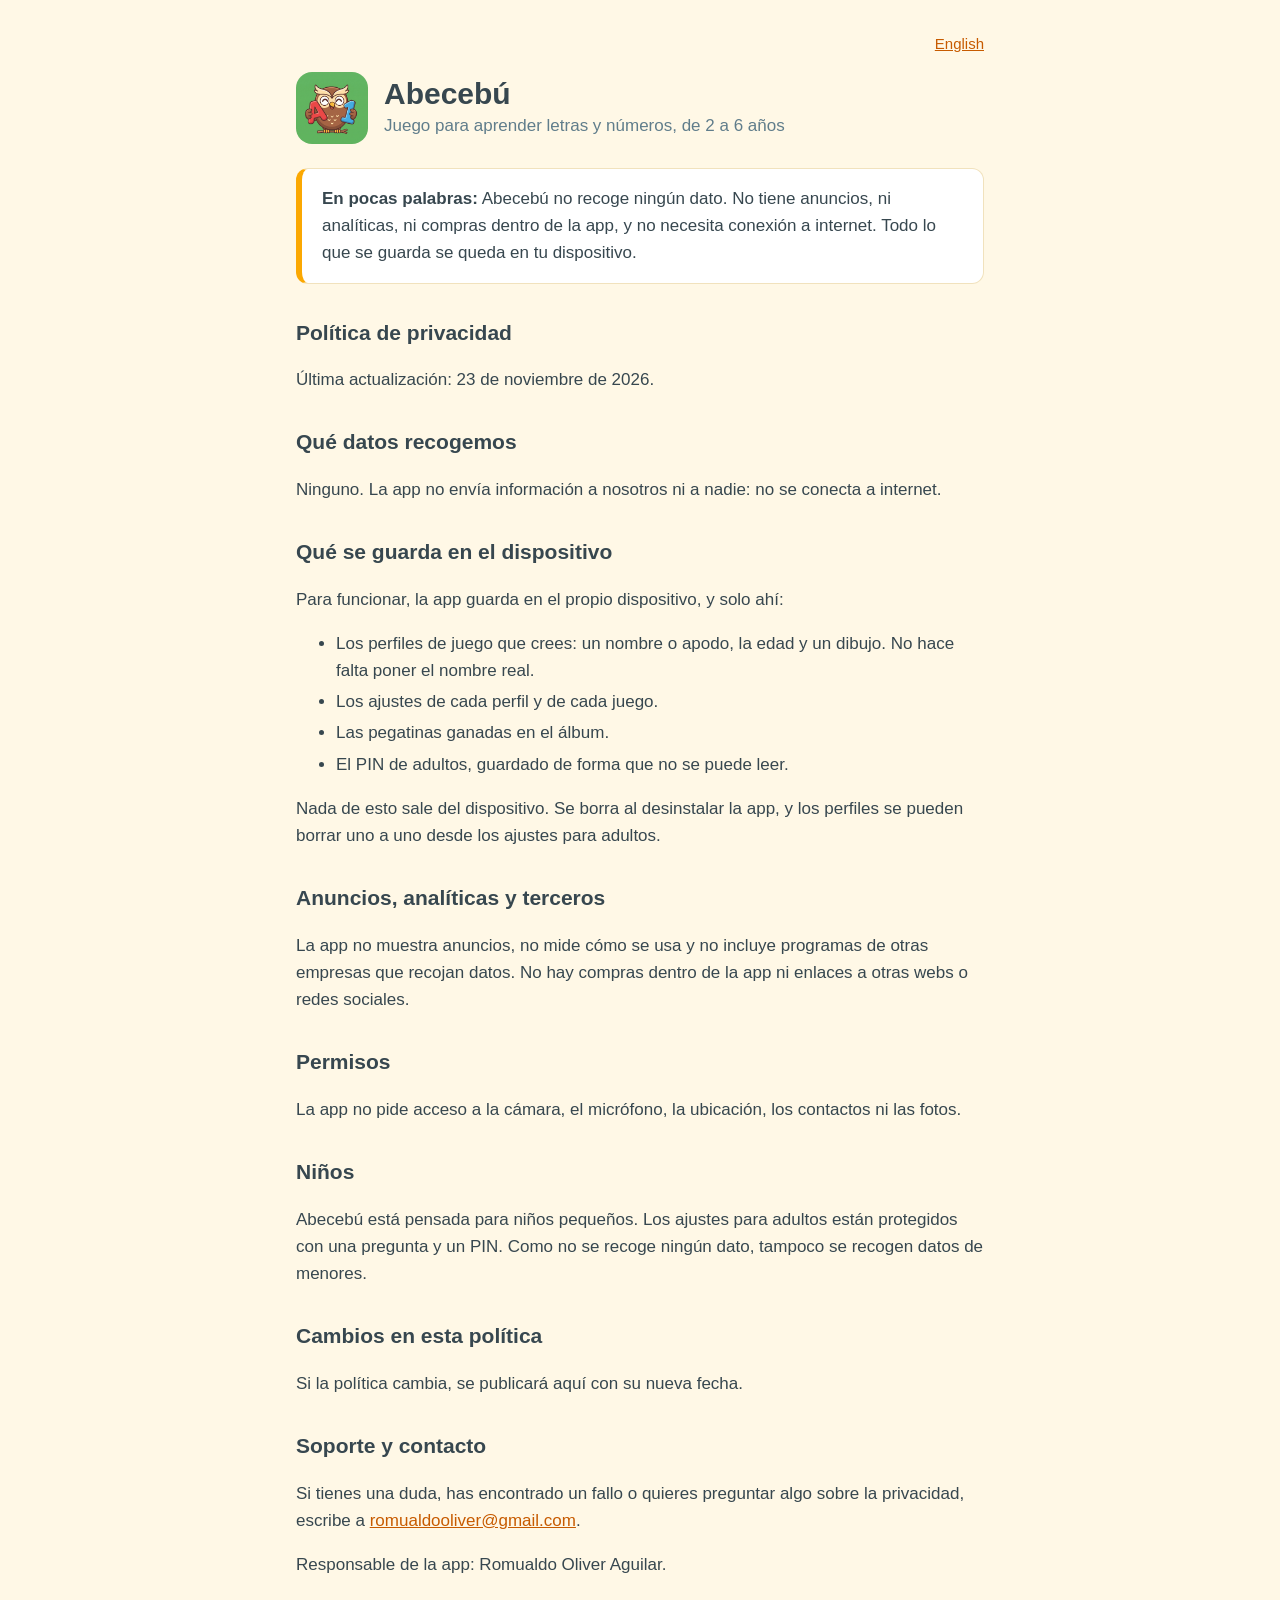
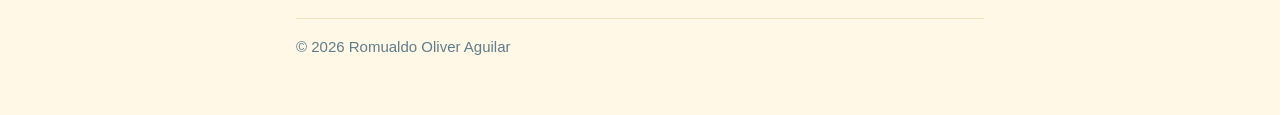
<file: index.html>
<!doctype html>
<html lang="es">
<head>
<meta charset="utf-8">
<meta name="viewport" content="width=device-width, initial-scale=1">
<title>Abecebú: privacidad y soporte</title>
<meta name="description" content="Política de privacidad y soporte de Abecebú, el juego para aprender letras y números.">
<link rel="icon" href="icono.png">
<link rel="stylesheet" href="estilo.css">
</head>
<body>
<main>
<p class="idioma"><a href="en.html" lang="en">English</a></p>
<header>
  <img src="icono.png" alt="Icono de Abecebú: un búho con la letra A y el número 1">
  <div>
    <h1>Abecebú</h1>
    <p>Juego para aprender letras y números, de 2 a 6 años</p>
  </div>
</header>

<div class="resumen">
  <p><strong>En pocas palabras:</strong> Abecebú no recoge ningún dato. No tiene anuncios, ni
  analíticas, ni compras dentro de la app, y no necesita conexión a internet. Todo lo que se
  guarda se queda en tu dispositivo.</p>
</div>

<h2 id="privacidad">Política de privacidad</h2>
<p>Última actualización: 23 de noviembre de 2026.</p>

<h2>Qué datos recogemos</h2>
<p>Ninguno. La app no envía información a nosotros ni a nadie: no se conecta a internet.</p>

<h2>Qué se guarda en el dispositivo</h2>
<p>Para funcionar, la app guarda en el propio dispositivo, y solo ahí:</p>
<ul>
  <li>Los perfiles de juego que crees: un nombre o apodo, la edad y un dibujo. No hace falta
  poner el nombre real.</li>
  <li>Los ajustes de cada perfil y de cada juego.</li>
  <li>Las pegatinas ganadas en el álbum.</li>
  <li>El PIN de adultos, guardado de forma que no se puede leer.</li>
</ul>
<p>Nada de esto sale del dispositivo. Se borra al desinstalar la app, y los perfiles se pueden
borrar uno a uno desde los ajustes para adultos.</p>

<h2>Anuncios, analíticas y terceros</h2>
<p>La app no muestra anuncios, no mide cómo se usa y no incluye programas de otras empresas que
recojan datos. No hay compras dentro de la app ni enlaces a otras webs o redes sociales.</p>

<h2>Permisos</h2>
<p>La app no pide acceso a la cámara, el micrófono, la ubicación, los contactos ni las fotos.</p>

<h2>Niños</h2>
<p>Abecebú está pensada para niños pequeños. Los ajustes para adultos están protegidos con una
pregunta y un PIN. Como no se recoge ningún dato, tampoco se recogen datos de menores.</p>

<h2>Cambios en esta política</h2>
<p>Si la política cambia, se publicará aquí con su nueva fecha.</p>

<h2 id="soporte">Soporte y contacto</h2>
<p>Si tienes una duda, has encontrado un fallo o quieres preguntar algo sobre la privacidad,
escribe a <a href="mailto:romualdooliver@gmail.com">romualdooliver@gmail.com</a>.</p>
<p>Responsable de la app: Romualdo Oliver Aguilar.</p>

<footer>© 2026 Romualdo Oliver Aguilar</footer>
</main>
</body>
</html>
</file>
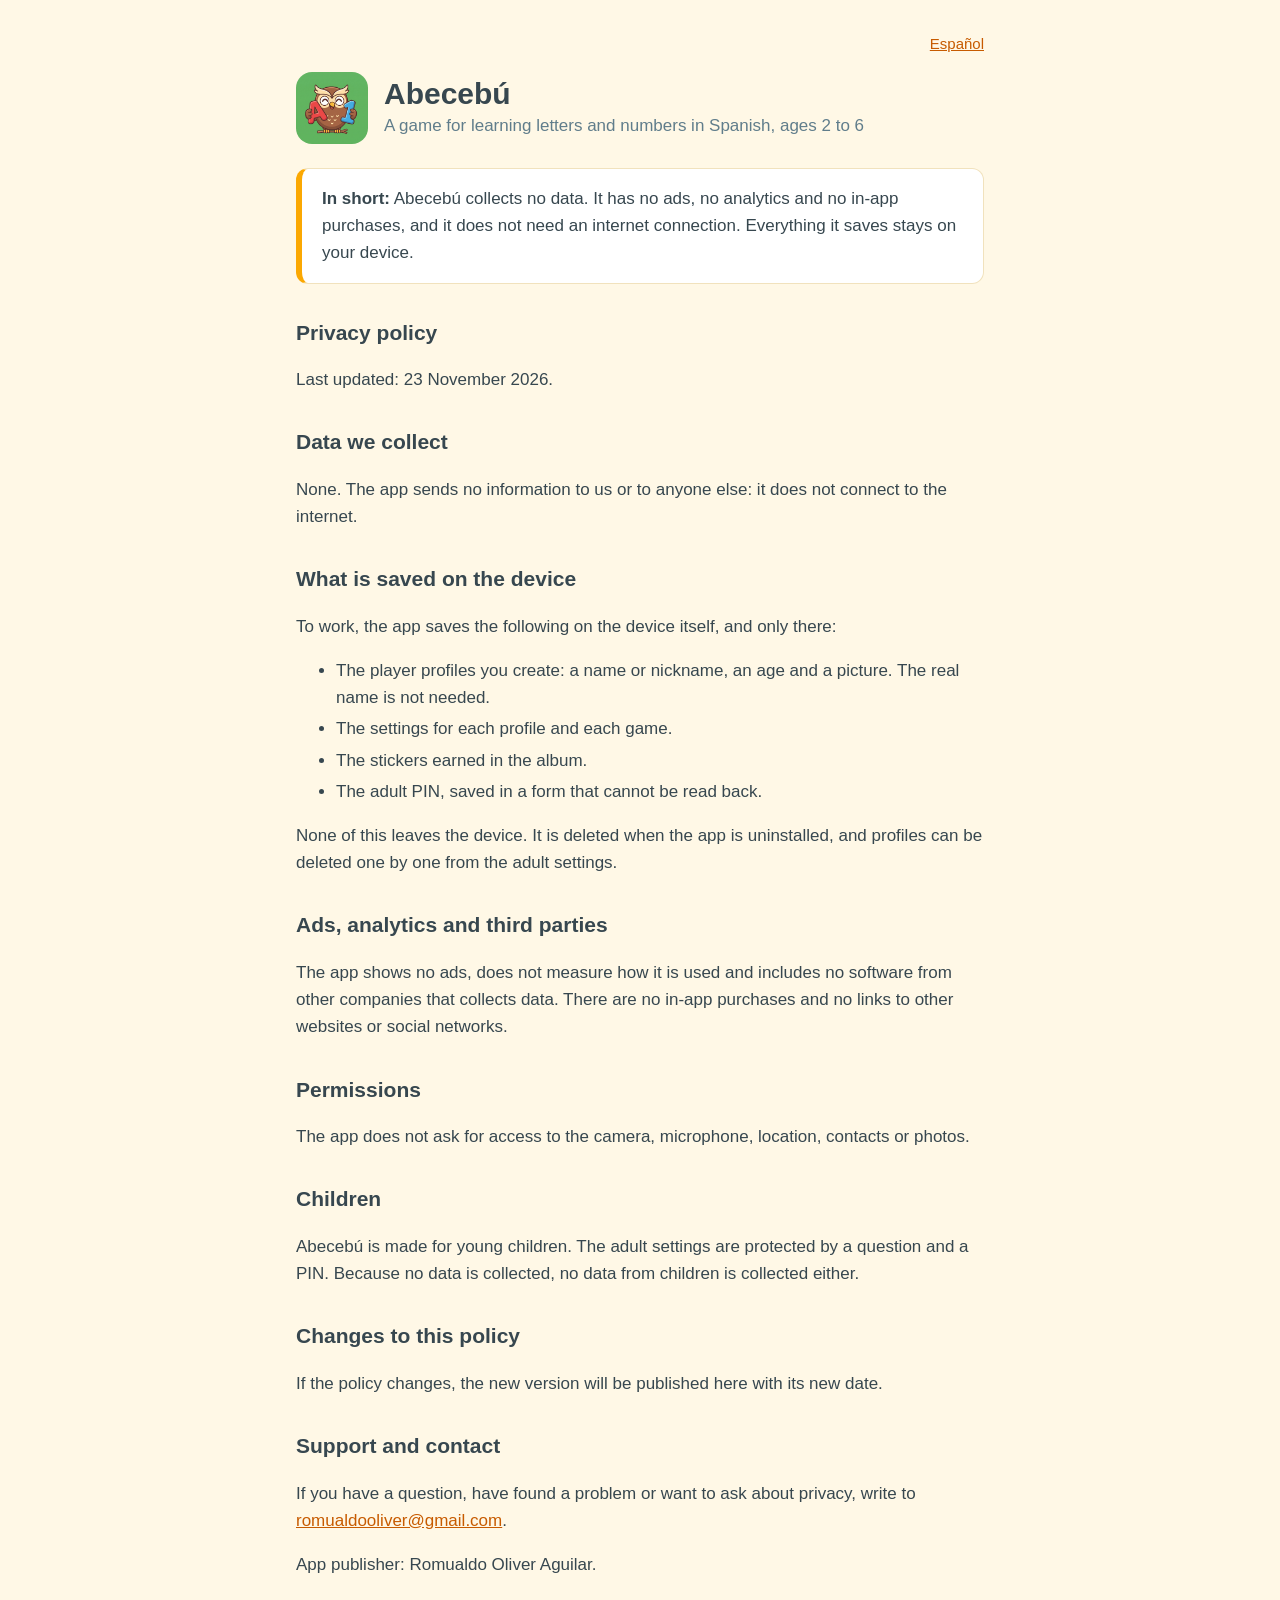
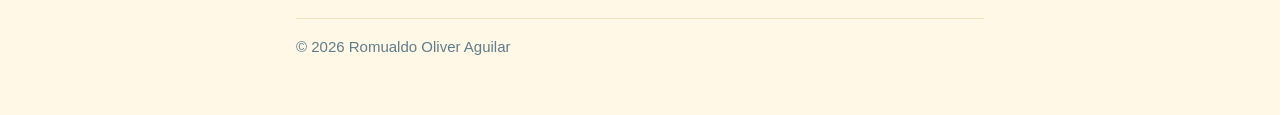
<file: en.html>
<!doctype html>
<html lang="en">
<head>
<meta charset="utf-8">
<meta name="viewport" content="width=device-width, initial-scale=1">
<title>Abecebú: privacy and support</title>
<meta name="description" content="Privacy policy and support for Abecebú, a game for learning letters and numbers in Spanish.">
<link rel="icon" href="icono.png">
<link rel="stylesheet" href="estilo.css">
</head>
<body>
<main>
<p class="idioma"><a href="index.html" lang="es">Español</a></p>
<header>
  <img src="icono.png" alt="Abecebú icon: an owl holding the letter A and the number 1">
  <div>
    <h1>Abecebú</h1>
    <p>A game for learning letters and numbers in Spanish, ages 2 to 6</p>
  </div>
</header>

<div class="resumen">
  <p><strong>In short:</strong> Abecebú collects no data. It has no ads, no analytics and no
  in-app purchases, and it does not need an internet connection. Everything it saves stays on
  your device.</p>
</div>

<h2 id="privacy">Privacy policy</h2>
<p>Last updated: 23 November 2026.</p>

<h2>Data we collect</h2>
<p>None. The app sends no information to us or to anyone else: it does not connect to the
internet.</p>

<h2>What is saved on the device</h2>
<p>To work, the app saves the following on the device itself, and only there:</p>
<ul>
  <li>The player profiles you create: a name or nickname, an age and a picture. The real name
  is not needed.</li>
  <li>The settings for each profile and each game.</li>
  <li>The stickers earned in the album.</li>
  <li>The adult PIN, saved in a form that cannot be read back.</li>
</ul>
<p>None of this leaves the device. It is deleted when the app is uninstalled, and profiles can
be deleted one by one from the adult settings.</p>

<h2>Ads, analytics and third parties</h2>
<p>The app shows no ads, does not measure how it is used and includes no software from other
companies that collects data. There are no in-app purchases and no links to other websites or
social networks.</p>

<h2>Permissions</h2>
<p>The app does not ask for access to the camera, microphone, location, contacts or photos.</p>

<h2>Children</h2>
<p>Abecebú is made for young children. The adult settings are protected by a question and a
PIN. Because no data is collected, no data from children is collected either.</p>

<h2>Changes to this policy</h2>
<p>If the policy changes, the new version will be published here with its new date.</p>

<h2 id="support">Support and contact</h2>
<p>If you have a question, have found a problem or want to ask about privacy, write to
<a href="mailto:romualdooliver@gmail.com">romualdooliver@gmail.com</a>.</p>
<p>App publisher: Romualdo Oliver Aguilar.</p>

<footer>© 2026 Romualdo Oliver Aguilar</footer>
</main>
</body>
</html>
</file>
<file: estilo.css>
:root {
  --fondo: #fff8e6;
  --tarjeta: #ffffff;
  --texto: #37474f;
  --suave: #607d8b;
  --naranja: #fba801;
  --enlace: #c75b00;
  --borde: #f1e2bd;
}
@media (prefers-color-scheme: dark) {
  :root {
    --fondo: #1f2529;
    --tarjeta: #2a3238;
    --texto: #eceff1;
    --suave: #b0bec5;
    --enlace: #ffc247;
    --borde: #3a454d;
  }
}
* { box-sizing: border-box; }
body {
  margin: 0;
  background: var(--fondo);
  color: var(--texto);
  font: 17px/1.6 -apple-system, BlinkMacSystemFont, "Segoe UI", Roboto, Helvetica, Arial, sans-serif;
}
main { max-width: 720px; margin: 0 auto; padding: 32px 16px 56px; }
header { display: flex; align-items: center; gap: 16px; margin-bottom: 8px; }
header img { width: 72px; height: 72px; border-radius: 16px; }
header p { margin: 0; color: var(--suave); }
h1 { font-size: 30px; line-height: 1.2; margin: 0; }
h2 { font-size: 21px; margin: 32px 0 8px; }
a { color: var(--enlace); }
.idioma { text-align: right; font-size: 15px; margin: 0 0 16px; }
.resumen {
  background: var(--tarjeta);
  border: 1px solid var(--borde);
  border-left: 6px solid var(--naranja);
  border-radius: 12px;
  padding: 16px 20px;
  margin: 24px 0;
}
.resumen p { margin: 0; }
li { margin: 4px 0; }
footer { margin-top: 40px; padding-top: 16px; border-top: 1px solid var(--borde); color: var(--suave); font-size: 15px; }
</file>
